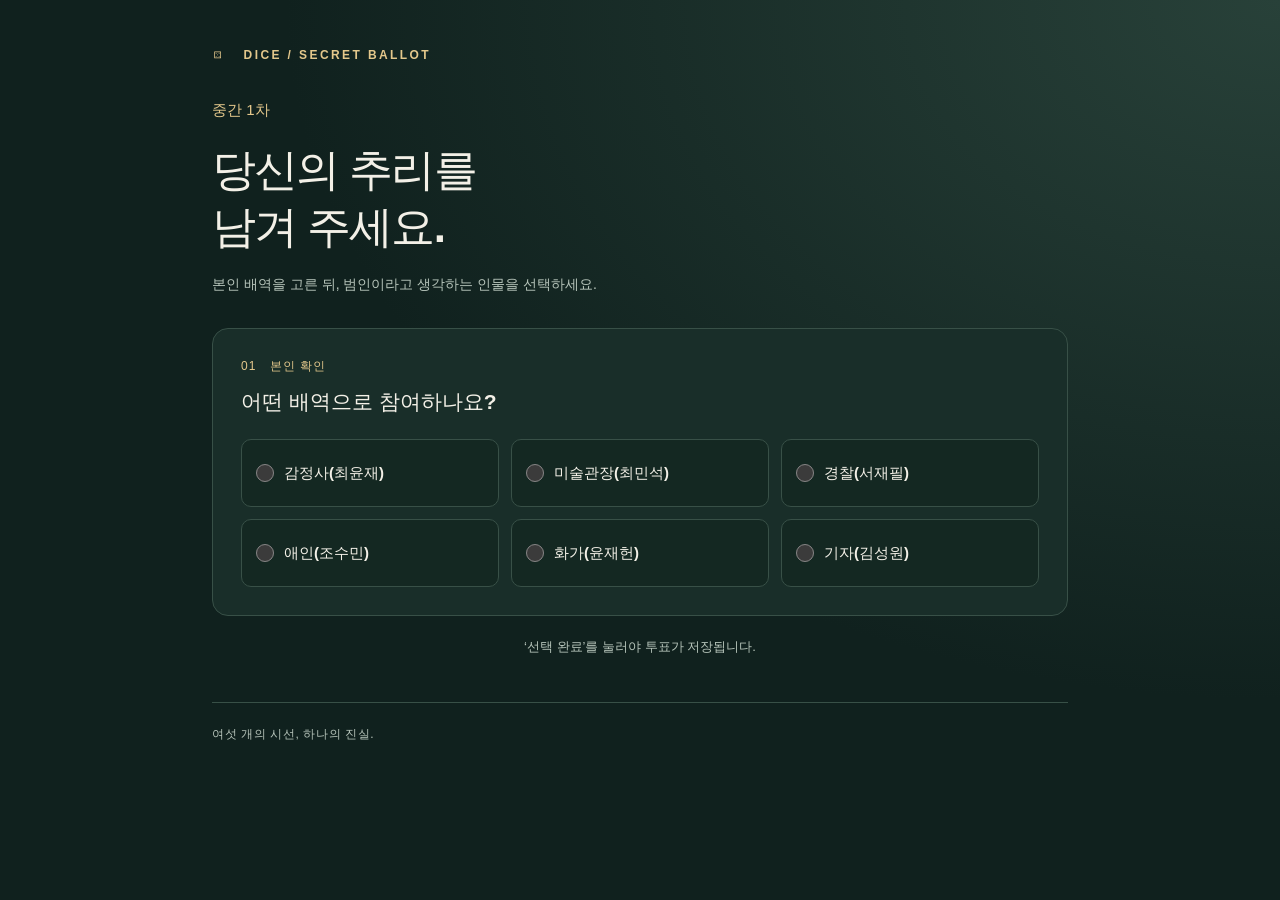
<file: index.html>
<!doctype html>
<html lang="ko"><head><meta charset="utf-8"><meta name="viewport" content="width=device-width,initial-scale=1"><title>다이스 · 비밀 투표</title><link rel="stylesheet" href="./app.css"><script src="./core.js" defer></script><script src="./store.js" defer></script><script src="./vote.js" defer></script></head>
<body><main class="ballot"><header><div class="brand">⚄ &nbsp; DICE / SECRET BALLOT</div><p class="eyebrow" id="round">투표 준비 중</p><h1>당신의 추리를<br>남겨 주세요.</h1><p class="sub">본인 배역을 고른 뒤, 범인이라고 생각하는 인물을 선택하세요.</p></header><div id="message" role="status" aria-live="polite"></div><form id="ballot"><section class="panel"><div class="section-label">01 &nbsp; 본인 확인</div><h2>어떤 배역으로 참여하나요?</h2><div id="roles" class="roles"></div></section><div id="cases"></div><button class="primary submit" id="submit" type="submit" hidden>선택 완료</button><p class="footnote" id="hint">‘선택 완료’를 눌러야 투표가 저장됩니다.</p></form><footer>여섯 개의 시선, 하나의 진실.</footer></main></body></html>
</file>
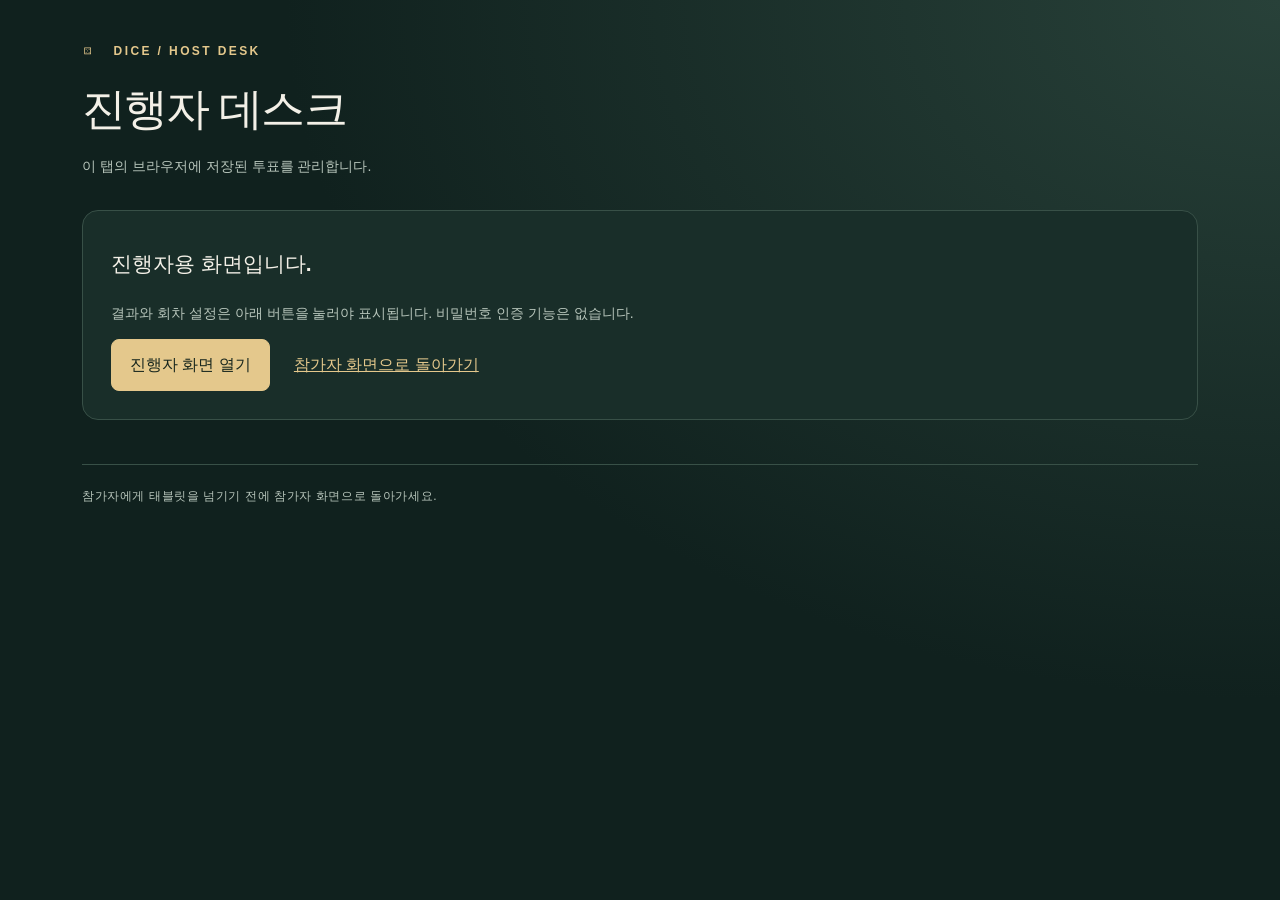
<file: admin.html>
<!doctype html><html lang="ko"><head><meta charset="utf-8"><meta name="viewport" content="width=device-width,initial-scale=1"><title>다이스 · 진행자</title><link rel="stylesheet" href="./app.css"><script src="./core.js" defer></script><script src="./store.js" defer></script><script src="./admin.js" defer></script></head><body><main class="host"><header><div class="brand">⚄ &nbsp; DICE / HOST DESK</div><h1>진행자 데스크</h1><p class="sub">이 탭의 브라우저에 저장된 투표를 관리합니다.</p></header><div id="message" role="status" aria-live="polite"></div><section id="gate" class="panel"><h2>진행자용 화면입니다.</h2><p class="sub">결과와 회차 설정은 아래 버튼을 눌러야 표시됩니다. 비밀번호 인증 기능은 없습니다.</p><button id="enter" class="primary">진행자 화면 열기</button><a class="back" href="./">참가자 화면으로 돌아가기</a></section><div id="desk" hidden><section class="panel"><div class="section-label">투표 진행</div><h2 id="current"></h2><p class="sub" id="progress"></p><div class="actions"><select id="round" aria-label="변경할 회차"></select><button id="change" class="primary">이 회차로 전환</button><button id="refresh">결과 새로고침</button><button id="logout">참가자 화면으로 돌아가기</button></div><p class="sub">회차를 바꾸면 미제출 선택은 초기화됩니다. 기존 표는 보존됩니다.</p></section><div class="actions"><h2>투표 결과</h2><select id="filter" aria-label="결과 회차"></select></div><div id="results"></div><section class="panel"><h2>기록 보관</h2><p class="sub">같은 태블릿·같은 브라우저에서 사용하세요. 사이트 데이터를 삭제하면 기록도 지워집니다. 백업 파일을 GitHub에 올리지 마세요.</p><button id="backup">투표 기록 백업 다운로드</button><hr><h3>새 행사 시작</h3><p class="sub">기존 기록을 백업한 뒤 아래에 ‘새 행사’를 입력하세요. 시작하면 이 브라우저의 투표가 비워집니다.</p><div class="actions"><input id="resetText" aria-label="새 행사 확인" placeholder="새 행사"><button id="newEvent">빈 투표로 새 행사 시작</button></div></section></div><footer>참가자에게 태블릿을 넘기기 전에 참가자 화면으로 돌아가세요.</footer></main></body></html>
</file>
<file: app.css>
:root{color-scheme:dark;--bg:#10211e;--card:#192e29;--line:#385047;--gold:#e4c88c;--ink:#f3f0e7;--muted:#b6c4ba}*{box-sizing:border-box}body{margin:0;background:radial-gradient(ellipse at top right,#284139 0,transparent 55%),var(--bg);color:var(--ink);font-family:"Malgun Gothic","Segoe UI",sans-serif;line-height:1.65;min-height:100vh}.ballot{max-width:920px;margin:auto;padding:46px 32px}.host{max-width:1180px;margin:auto;padding:42px 32px}header{margin-bottom:32px}.brand{color:var(--gold);font-size:12px;letter-spacing:.2em;font-weight:700}.eyebrow{color:var(--gold);margin:32px 0 12px;font-size:15px}h1{font-size:44px;line-height:1.3;letter-spacing:-.04em;margin:18px 0}h2{font-size:21px;margin:8px 0 20px}h3{font-size:22px;margin:0 0 22px}h4{color:var(--gold);font-size:14px;margin:0 0 12px}.sub{font-size:14px;color:var(--muted)}.panel{background:var(--card);border:1px solid var(--line);border-radius:16px;padding:28px;margin:20px 0}.section-label{font-size:12px;color:var(--gold);letter-spacing:.09em;margin-bottom:8px}.roles{display:grid;grid-template-columns:repeat(3,1fr);gap:12px}.choice{display:flex;align-items:center;gap:10px;min-height:62px;padding:14px;border:1px solid var(--line);border-radius:10px;cursor:pointer;background:#142822;transition:.15s}.choice:hover{border-color:var(--gold)}.choice:has(input:checked){border-color:var(--gold);background:#3a4431;box-shadow:0 0 0 1px var(--gold)}input[type=radio]{width:18px;height:18px;accent-color:var(--gold);margin:0;flex-shrink:0}.choice span{font-size:15px;font-weight:600}button,select,input[type=password]{font:inherit;border:1px solid var(--line);border-radius:8px;background:#132820;color:var(--ink);padding:12px 18px}button{cursor:pointer;font-weight:700}button:hover{filter:brightness(1.12)}button.primary{background:var(--gold);color:#18271e;border-color:var(--gold)}button:disabled{opacity:.5;cursor:wait}.submit{width:100%;margin-top:8px;min-height:60px}button:focus-visible,input:focus-visible,select:focus-visible,.choice:has(input:focus-visible){outline:3px solid #fff;outline-offset:3px}.footnote{text-align:center;font-size:13px;color:var(--muted)}footer{border-top:1px solid var(--line);padding-top:22px;margin-top:44px;color:var(--muted);font-size:12px;letter-spacing:.05em}.notice{padding:16px 20px;border:1px solid #88b89d;background:#244938;border-radius:10px;margin:20px 0}.notice.error{background:#512e28;border-color:#da9e88}.actions{display:flex;align-items:center;gap:12px;flex-wrap:wrap}.actions h2{margin:10px auto 10px 0}.result-columns{display:grid;grid-template-columns:1.2fr 1fr;gap:32px}table{width:100%;border-collapse:collapse;font-size:14px}th{text-align:left;color:var(--muted);font-weight:500}th,td{padding:11px 6px;border-bottom:1px solid var(--line)}td:last-child{font-weight:600}.round-result{margin-top:36px}[hidden]{display:none!important}@media(max-width:700px){.roles{grid-template-columns:repeat(2,1fr)}.ballot,.host{padding:28px 18px}h1{font-size:34px}.panel{padding:20px}.result-columns{grid-template-columns:1fr}.choice span{font-size:14px}}
:root{font-synthesis:none}a.back{display:inline-block;color:var(--gold);padding:12px;margin-left:12px}input:not([type=radio]){font:inherit;border:1px solid var(--line);border-radius:8px;background:#132820;color:var(--ink);padding:12px;max-width:100%}hr{border:0;border-top:1px solid var(--line);margin:28px 0}button,a,input,select{touch-action:manipulation}button{min-height:48px}.choice{min-height:68px}body{font-family:"Malgun Gothic","Noto Sans KR",Roboto,sans-serif}
</file>
